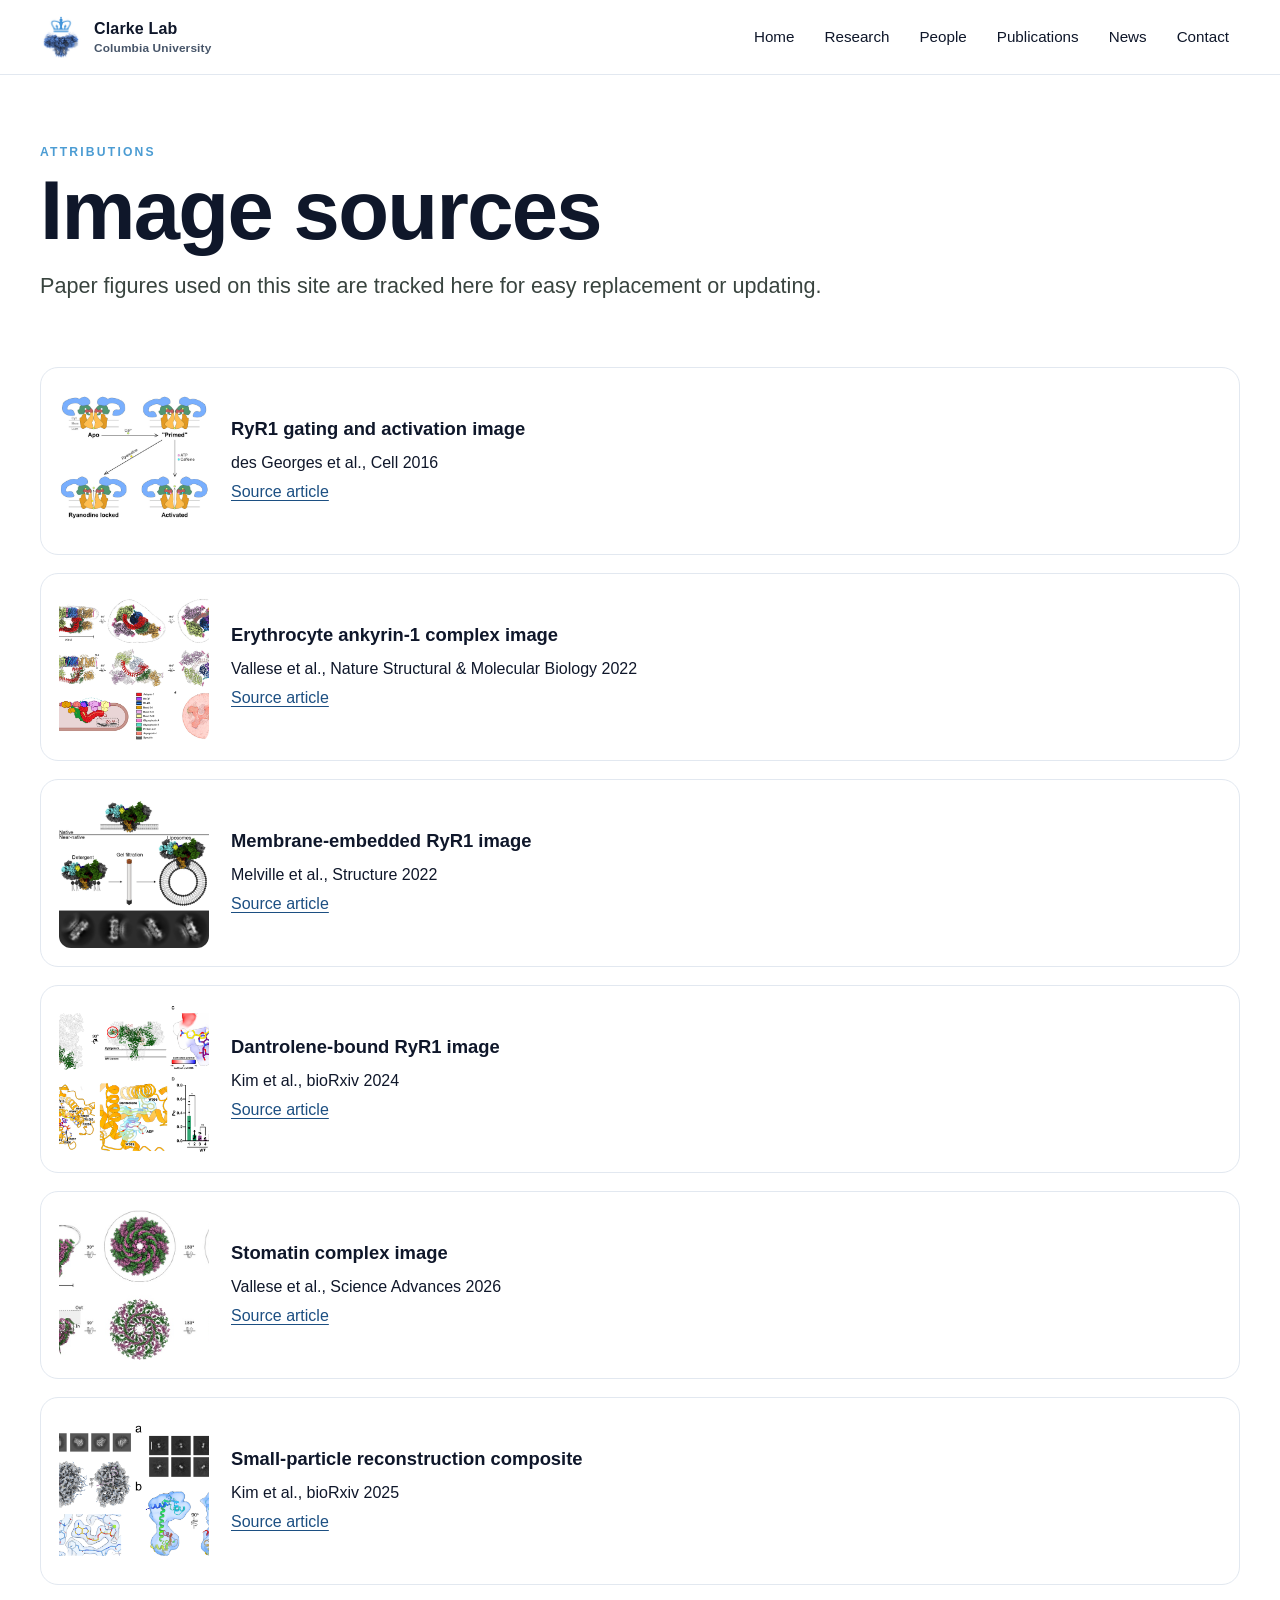
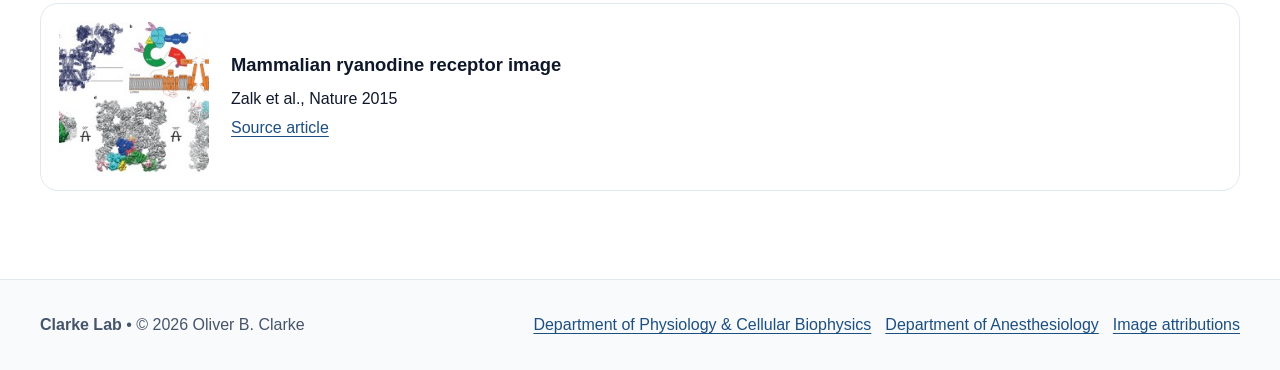
<file: attributions.html>
<!doctype html>
<html lang="en">
<head>
  <meta charset="utf-8">
  <meta name="viewport" content="width=device-width, initial-scale=1">
  <title>Image Attributions | Clarke Lab</title>
  <meta name="description" content="Structural biology of membrane proteins and native membrane assemblies by cryo-EM.">
  <meta property="og:title" content="Image Attributions | Clarke Lab">
  <meta property="og:description" content="Structural biology of membrane proteins and native membrane assemblies by cryo-EM.">
  <meta property="og:type" content="website">
  <meta property="og:url" content="https://olibclarke.github.io/attributions.html">
  <meta property="og:image" content="https://olibclarke.github.io/assets/img/papers/ryr1-gating-graphical-abstract.jpg">
  <link rel="icon" href="assets/img/logo_lab.png" type="image/png">
  <link rel="stylesheet" href="assets/css/styles.css">
</head>
<body>
<a class="skip-link" href="#main">Skip to content</a>
<header class="site-header">
  <div class="wrap nav-wrap">
    <a class="brand" href="index.html" aria-label="Clarke Lab home">
      <img src="assets/img/logo_lab.png" alt="" width="42" height="42">
      <span>Clarke Lab<small>Columbia University</small></span>
    </a>
    <button class="nav-toggle" type="button" aria-expanded="false" aria-controls="site-nav">Menu</button>
    <nav id="site-nav" class="nav-links" aria-label="Primary navigation">
      <a href="index.html">Home</a>
      <a href="research.html">Research</a>
      <a href="people.html">People</a>
      <a href="publications.html">Publications</a>
      <a href="news.html">News</a>
      <a href="contact.html">Contact</a>
    </nav>
  </div>
</header>
<main id="main">
  <section class="page-hero wrap compact">
    <p class="eyebrow">Attributions</p>
    <h1>Image sources</h1>
    <p class="lead">Paper figures used on this site are tracked here for easy replacement or updating.</p>
  </section>
  <section class="wrap attribution-list">
    <article class="attribution-row">
      <img src="assets/img/papers/ryr1-gating-graphical-abstract.jpg" alt="RyR1 gating and activation image thumbnail">
      <div><h2>RyR1 gating and activation image</h2><p>des Georges et al., Cell 2016</p><p><a href="https://pmc.ncbi.nlm.nih.gov/articles/PMC5142848/" target="_blank" rel="noopener noreferrer">Source article</a></p></div>
    </article>
    <article class="attribution-row">
      <img src="assets/img/papers/ankyrin-complex-figure1.png" alt="Erythrocyte ankyrin-1 complex image thumbnail">
      <div><h2>Erythrocyte ankyrin-1 complex image</h2><p>Vallese et al., Nature Structural &amp; Molecular Biology 2022</p><p><a href="https://pmc.ncbi.nlm.nih.gov/articles/PMC10373098/" target="_blank" rel="noopener noreferrer">Source article</a></p></div>
    </article>
    <article class="attribution-row">
      <img src="assets/img/papers/ryr1-liposomes-graphical-abstract.jpg" alt="Membrane-embedded RyR1 image thumbnail">
      <div><h2>Membrane-embedded RyR1 image</h2><p>Melville et al., Structure 2022</p><p><a href="https://pmc.ncbi.nlm.nih.gov/articles/PMC8741649/" target="_blank" rel="noopener noreferrer">Source article</a></p></div>
    </article>
    <article class="attribution-row">
      <img src="assets/img/papers/ry12-dantrolene-structure.png" alt="Dantrolene-bound RyR1 image thumbnail">
      <div><h2>Dantrolene-bound RyR1 image</h2><p>Kim et al., bioRxiv 2024</p><p><a href="https://pmc.ncbi.nlm.nih.gov/articles/PMC11526878/" target="_blank" rel="noopener noreferrer">Source article</a></p></div>
    </article>
    <article class="attribution-row">
      <img src="assets/img/papers/stomatin-complex-structure.jpg" alt="Stomatin complex image thumbnail">
      <div><h2>Stomatin complex image</h2><p>Vallese et al., Science Advances 2026</p><p><a href="https://pmc.ncbi.nlm.nih.gov/articles/PMC12407830/" target="_blank" rel="noopener noreferrer">Source article</a></p></div>
    </article>
    <article class="attribution-row">
      <img src="assets/img/papers/small-particle-composite.png" alt="Small-particle cryo-EM composite thumbnail">
      <div><h2>Small-particle reconstruction composite</h2><p>Kim et al., bioRxiv 2025</p><p><a href="https://doi.org/10.1101/2025.09.08.674935" target="_blank" rel="noopener noreferrer">Source article</a></p></div>
    </article>
    <article class="attribution-row">
      <img src="assets/img/papers/ryr1-nature2015-figure1.jpg" alt="Mammalian ryanodine receptor image thumbnail">
      <div><h2>Mammalian ryanodine receptor image</h2><p>Zalk et al., Nature 2015</p><p><a href="https://pmc.ncbi.nlm.nih.gov/articles/PMC4300236/" target="_blank" rel="noopener noreferrer">Source article</a></p></div>
    </article>
  </section>
</main>
<footer class="site-footer">
  <div class="wrap footer-wrap">
    <div>
      <strong>Clarke Lab</strong> &bull; &copy; <span data-year></span> Oliver B. Clarke
    </div>
    <div class="footer-links">
      <a href="https://physiology.columbia.edu/" target="_blank" rel="noopener noreferrer">Department of Physiology &amp; Cellular Biophysics</a>
      <a href="https://www.anesthesiology.cuimc.columbia.edu/" target="_blank" rel="noopener noreferrer">Department of Anesthesiology</a>
      <a href="attributions.html">Image attributions</a>
    </div>
  </div>
</footer>
<script src="assets/js/main.js"></script>
</body>
</html>
</file>
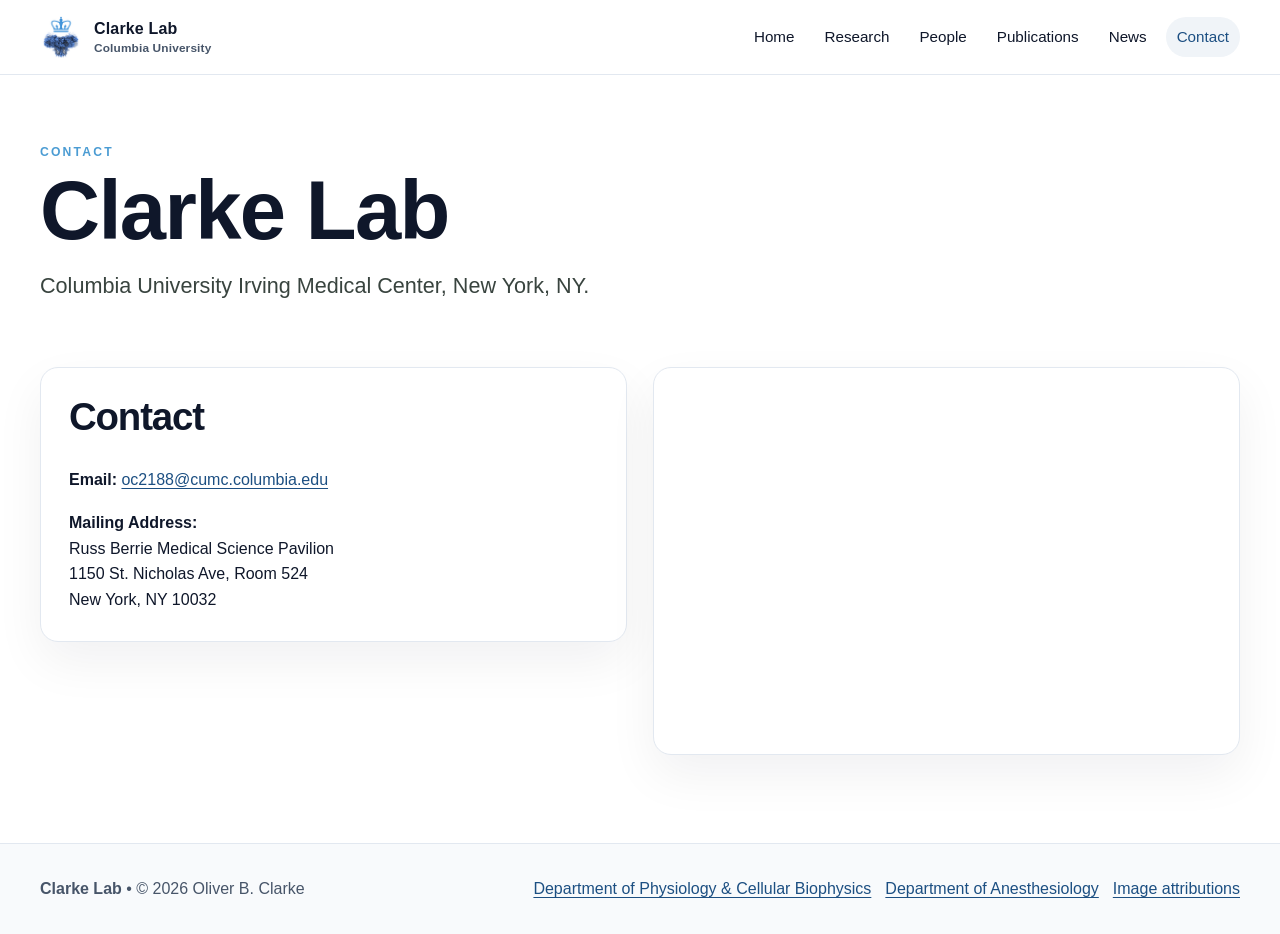
<file: contact.html>
<!doctype html>
<html lang="en">
<head>
  <meta charset="utf-8">
  <meta name="viewport" content="width=device-width, initial-scale=1">
  <title>Contact | Clarke Lab</title>
  <meta name="description" content="Structural biology of membrane proteins and native membrane assemblies by cryo-EM.">
  <meta property="og:title" content="Contact | Clarke Lab">
  <meta property="og:description" content="Structural biology of membrane proteins and native membrane assemblies by cryo-EM.">
  <meta property="og:type" content="website">
  <meta property="og:url" content="https://olibclarke.github.io/contact.html">
  <meta property="og:image" content="https://olibclarke.github.io/assets/img/papers/ryr1-gating-graphical-abstract.jpg">
  <link rel="icon" href="assets/img/logo_lab.png" type="image/png">
  <link rel="stylesheet" href="assets/css/styles.css">
</head>
<body>
<a class="skip-link" href="#main">Skip to content</a>
<header class="site-header">
  <div class="wrap nav-wrap">
    <a class="brand" href="index.html" aria-label="Clarke Lab home">
      <img src="assets/img/logo_lab.png" alt="" width="42" height="42">
      <span>Clarke Lab<small>Columbia University</small></span>
    </a>
    <button class="nav-toggle" type="button" aria-expanded="false" aria-controls="site-nav">Menu</button>
    <nav id="site-nav" class="nav-links" aria-label="Primary navigation">
      <a href="index.html">Home</a>
      <a href="research.html">Research</a>
      <a href="people.html">People</a>
      <a href="publications.html">Publications</a>
      <a href="news.html">News</a>
      <a href="contact.html" aria-current="page">Contact</a>
    </nav>
  </div>
</header>
<main id="main">
  <section class="page-hero wrap compact">
    <p class="eyebrow">Contact</p>
    <h1>Clarke Lab</h1>
    <p class="lead">Columbia University Irving Medical Center, New York, NY.</p>
  </section>

  <section class="wrap contact-grid">
    <article class="contact-card" style="display: flex; flex-direction: column; gap: 18px; align-self: start;">
      <h2>Contact</h2>
      
      <p style="margin: 0; line-height: 1.6;">
        <strong>Email:</strong> <a href="mailto:oc2188@cumc.columbia.edu">oc2188@cumc.columbia.edu</a>
      </p>
      

      <p style="margin: 0; line-height: 1.6; color: var(--ink);">
        <strong>Mailing Address:</strong><br>
        Russ Berrie Medical Science Pavilion<br>
        1150 St. Nicholas Ave, Room 524<br>
        New York, NY 10032
      </p>
    </article>
    
    <div style="width: 100%; height: 100%; min-height: 380px;">
      <iframe 
        src="https://maps.google.com/maps?q=Russ+Berrie+Medical+Science+Pavilion%2C+1150+St+Nicholas+Ave%2C+Room+524%2C+New+York%2C+NY+10032&t=&z=16&ie=UTF8&iwloc=&output=embed" 
        width="100%" 
        height="100%" 
        style="border: 1px solid var(--line); border-radius: var(--radius); box-shadow: var(--shadow); min-height: 380px; background: var(--paper);" 
        allowfullscreen="" 
        loading="lazy" 
        referrerpolicy="no-referrer-when-downgrade">
      </iframe>
    </div>
  </section>
</main>
<footer class="site-footer">
  <div class="wrap footer-wrap">
    <div>
      <strong>Clarke Lab</strong> &bull; &copy; <span data-year></span> Oliver B. Clarke
    </div>
    <div class="footer-links">
      <a href="https://physiology.columbia.edu/" target="_blank" rel="noopener noreferrer">Department of Physiology &amp; Cellular Biophysics</a>
      <a href="https://www.anesthesiology.cuimc.columbia.edu/" target="_blank" rel="noopener noreferrer">Department of Anesthesiology</a>
      <a href="attributions.html">Image attributions</a>
    </div>
  </div>
</footer>
<script src="assets/js/main.js"></script>
</body>
</html>
</file>
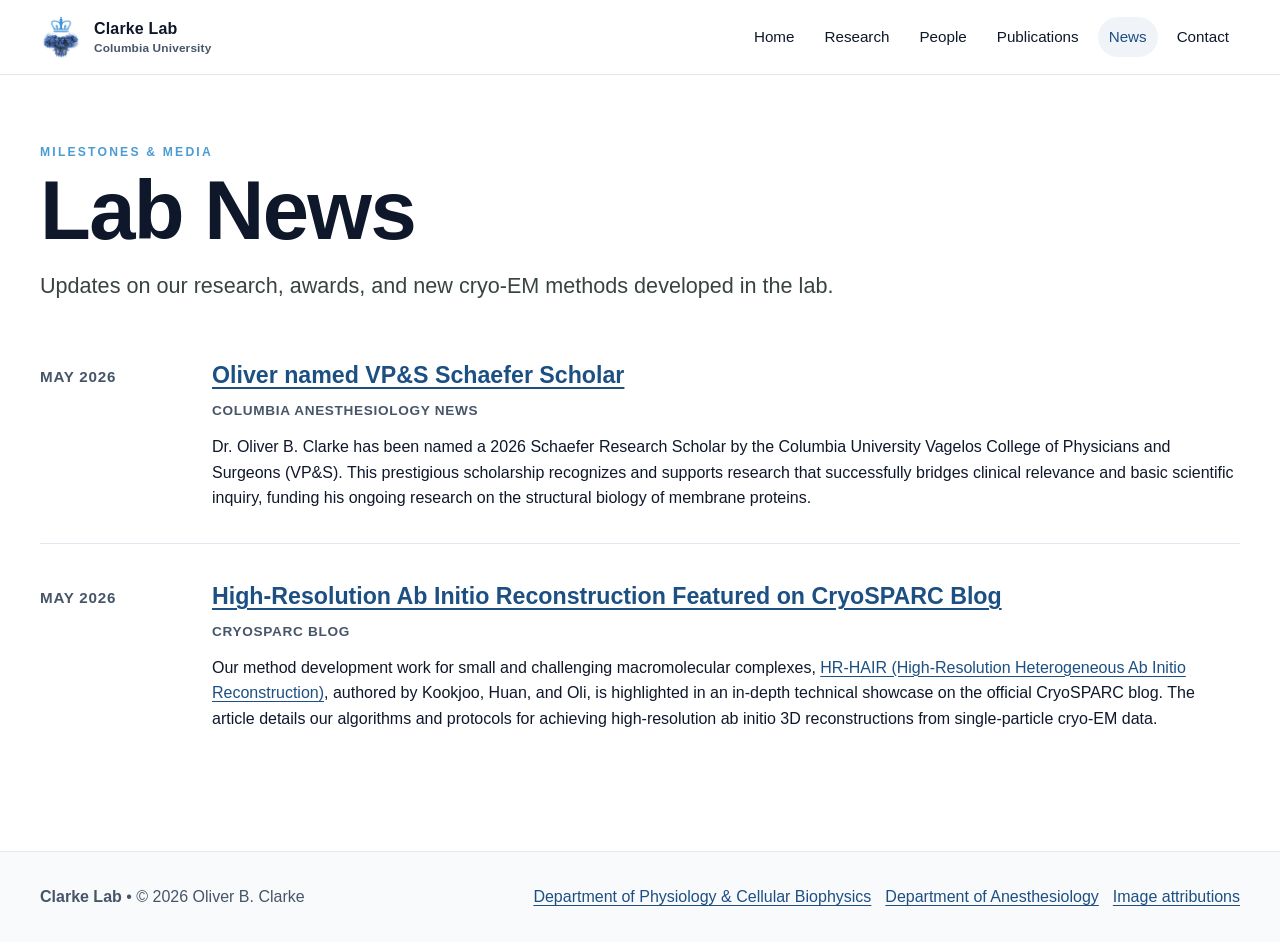
<file: news.html>
<!doctype html>
<html lang="en">
<head>
  <meta charset="utf-8">
  <meta name="viewport" content="width=device-width, initial-scale=1">
  <title>News | Clarke Lab</title>
  <meta name="description" content="News, announcements, and media coverage featuring the research and members of the Clarke Lab.">
  <meta property="og:title" content="News | Clarke Lab">
  <meta property="og:description" content="News, announcements, and media coverage featuring the research and members of the Clarke Lab.">
  <meta property="og:type" content="website">
  <meta property="og:url" content="https://olibclarke.github.io/news.html">
  <meta property="og:image" content="https://olibclarke.github.io/assets/img/papers/ankyrin-complex-figure1-thumb.png">
  <link rel="icon" href="assets/img/logo_lab.png" type="image/png">
  <link rel="stylesheet" href="assets/css/styles.css">
</head>
<body>
<a class="skip-link" href="#main">Skip to content</a>
<header class="site-header">
  <div class="wrap nav-wrap">
    <a class="brand" href="index.html" aria-label="Clarke Lab home">
      <img src="assets/img/logo_lab.png" alt="" width="42" height="42">
      <span>Clarke Lab<small>Columbia University</small></span>
    </a>
    <button class="nav-toggle" type="button" aria-expanded="false" aria-controls="site-nav">Menu</button>
    <nav id="site-nav" class="nav-links" aria-label="Primary navigation">
      <a href="index.html">Home</a>
      <a href="research.html">Research</a>
      <a href="people.html">People</a>
      <a href="publications.html">Publications</a>
      <a href="news.html" aria-current="page">News</a>
      <a href="contact.html">Contact</a>
    </nav>
  </div>
</header>
<main id="main">
  <section class="page-hero wrap compact">
    <p class="eyebrow">Milestones &amp; Media</p>
    <h1>Lab News</h1>
    <p class="lead">Updates on our research, awards, and new cryo-EM methods developed in the lab.</p>
  </section>

  <section class="wrap news-list">
    <article class="news-item">
      <div class="news-date">May 2026</div>
      <div class="news-content">
        <h2><a href="https://www.anesthesiology.cuimc.columbia.edu/news/faculty-researcher-named-vp-s-schaefer-scholar" target="_blank" rel="noopener noreferrer">Oliver named VP&amp;S Schaefer Scholar</a></h2>
        <p class="news-source">Columbia Anesthesiology News</p>
        <p class="news-text">Dr. Oliver B. Clarke has been named a 2026 Schaefer Research Scholar by the Columbia University Vagelos College of Physicians and Surgeons (VP&amp;S). This prestigious scholarship recognizes and supports research that successfully bridges clinical relevance and basic scientific inquiry, funding his ongoing research on the structural biology of membrane proteins.</p>
      </div>
    </article>

    <article class="news-item">
      <div class="news-date">May 2026</div>
      <div class="news-content">
        <h2><a href="https://cryosparc.com/blog/high-resolution-ab-initio-reconstruction" target="_blank" rel="noopener noreferrer">High-Resolution Ab Initio Reconstruction Featured on CryoSPARC Blog</a></h2>
        <p class="news-source">CryoSPARC Blog</p>
        <p class="news-text">Our method development work for small and challenging macromolecular complexes, <a href="https://www.biorxiv.org/content/10.1101/2025.09.08.674935v1" target="_blank" rel="noopener noreferrer">HR-HAIR (High-Resolution Heterogeneous Ab Initio Reconstruction)</a>, authored by Kookjoo, Huan, and Oli, is highlighted in an in-depth technical showcase on the official CryoSPARC blog. The article details our algorithms and protocols for achieving high-resolution ab initio 3D reconstructions from single-particle cryo-EM data.</p>
      </div>
    </article>
  </section>
</main>
<footer class="site-footer">
  <div class="wrap footer-wrap">
    <div>
      <strong>Clarke Lab</strong> &bull; &copy; <span data-year></span> Oliver B. Clarke
    </div>
    <div class="footer-links">
      <a href="https://physiology.columbia.edu/" target="_blank" rel="noopener noreferrer">Department of Physiology &amp; Cellular Biophysics</a>
      <a href="https://www.anesthesiology.cuimc.columbia.edu/" target="_blank" rel="noopener noreferrer">Department of Anesthesiology</a>
      <a href="attributions.html">Image attributions</a>
    </div>
  </div>
</footer>
<script src="assets/js/main.js"></script>
</body>
</html>
</file>
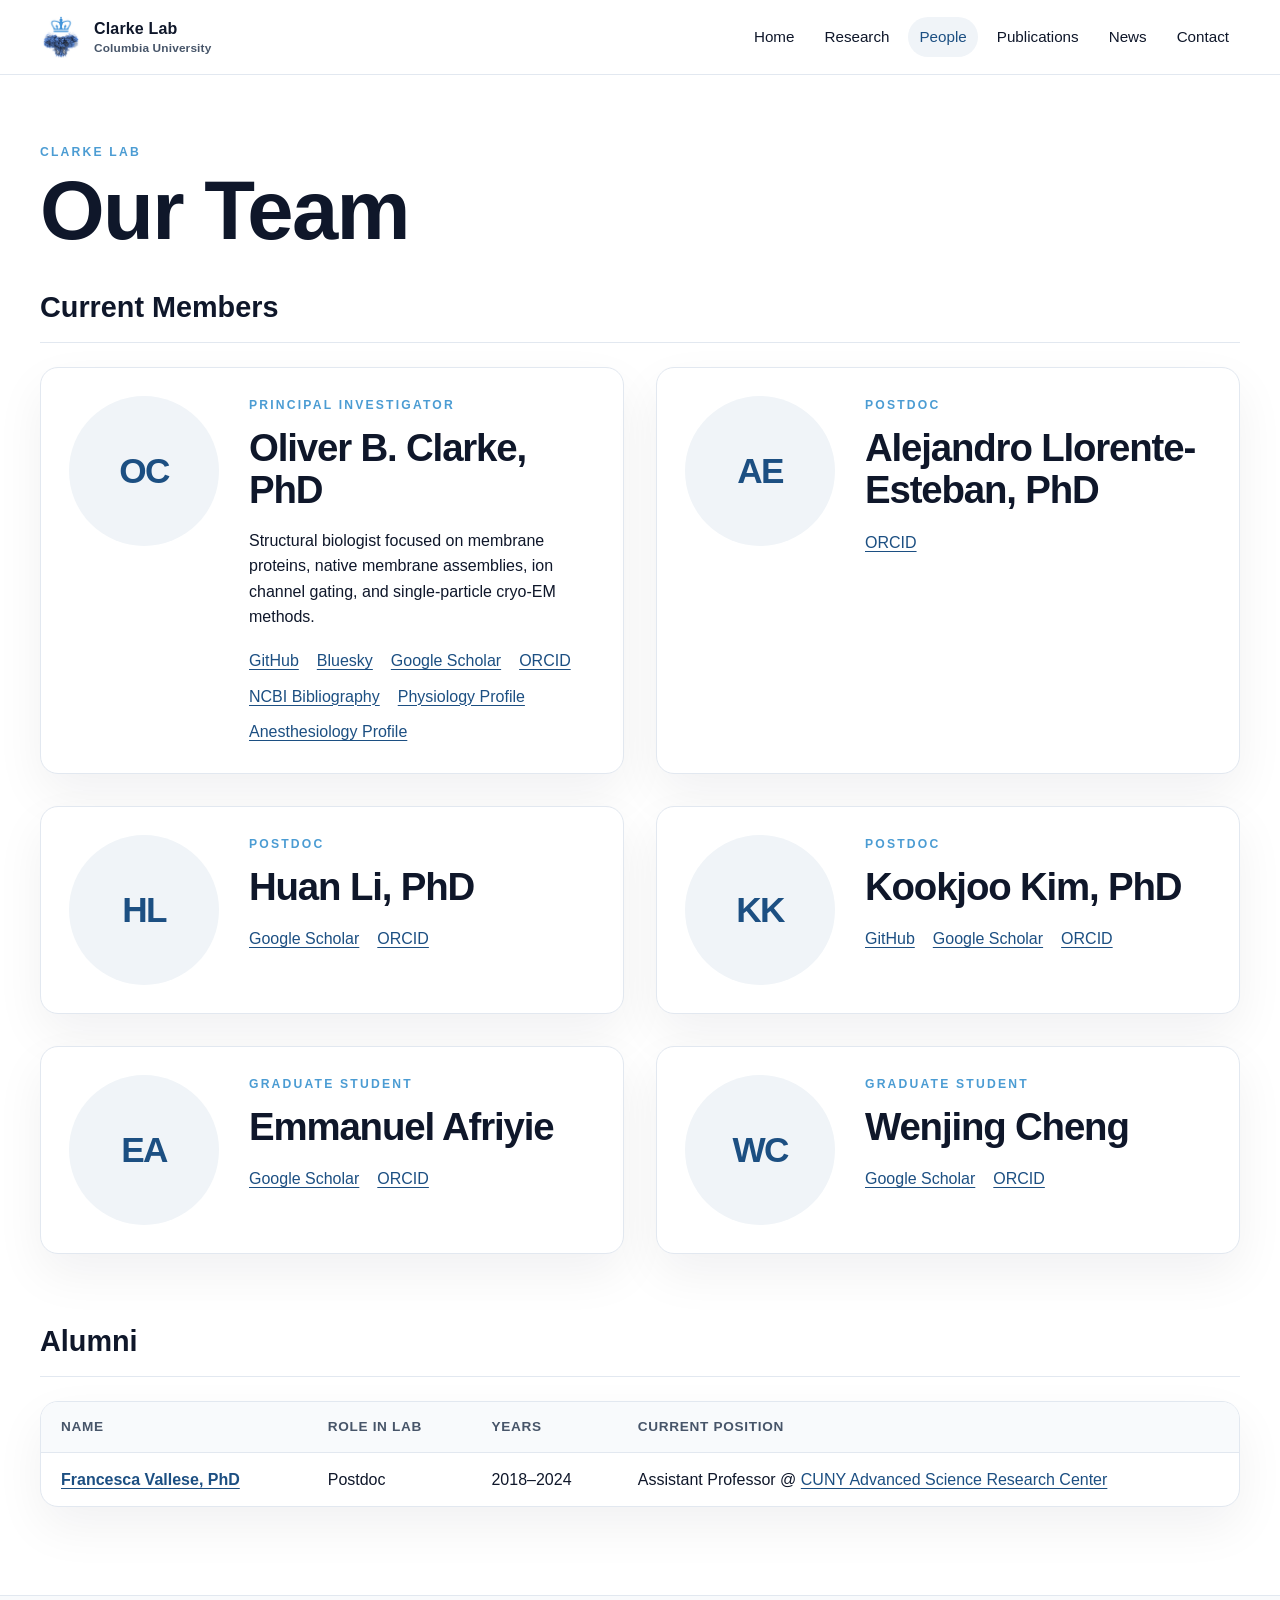
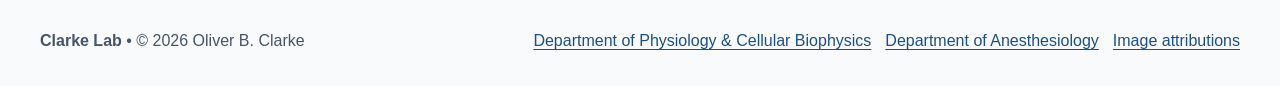
<file: people.html>
<!doctype html>
<html lang="en">
<head>
  <meta charset="utf-8">
  <meta name="viewport" content="width=device-width, initial-scale=1">
  <title>People | Clarke Lab</title>
  <meta name="description" content="Structural biology of membrane proteins and native membrane assemblies by cryo-EM.">
  <meta property="og:title" content="People | Clarke Lab">
  <meta property="og:description" content="Structural biology of membrane proteins and native membrane assemblies by cryo-EM.">
  <meta property="og:type" content="website">
  <meta property="og:url" content="https://olibclarke.github.io/people.html">
  <meta property="og:image" content="https://olibclarke.github.io/assets/img/papers/ryr1-gating-graphical-abstract.jpg">
  <link rel="icon" href="assets/img/logo_lab.png" type="image/png">
  <link rel="stylesheet" href="assets/css/styles.css">
</head>
<body>
<a class="skip-link" href="#main">Skip to content</a>
<header class="site-header">
  <div class="wrap nav-wrap">
    <a class="brand" href="index.html" aria-label="Clarke Lab home">
      <img src="assets/img/logo_lab.png" alt="" width="42" height="42">
      <span>Clarke Lab<small>Columbia University</small></span>
    </a>
    <button class="nav-toggle" type="button" aria-expanded="false" aria-controls="site-nav">Menu</button>
    <nav id="site-nav" class="nav-links" aria-label="Primary navigation">
      <a href="index.html">Home</a>
      <a href="research.html">Research</a>
      <a href="people.html" aria-current="page">People</a>
      <a href="publications.html">Publications</a>
      <a href="news.html">News</a>
      <a href="contact.html">Contact</a>
    </nav>
  </div>
</header>
<main id="main">
  <section class="page-hero wrap compact">
    <p class="eyebrow">Clarke Lab</p>
    <h1>Our Team</h1>
  </section>

  <section class="wrap people-section">
    <h2 class="people-heading">Current Members</h2>
    <div class="people-grid">
      <article class="person-card">
        <div class="portrait-placeholder" aria-hidden="true">OC</div>
        <div>
          <p class="eyebrow">Principal Investigator</p>
          <h2>Oliver B. Clarke, PhD</h2>
          <p>Structural biologist focused on membrane proteins, native membrane assemblies, ion channel gating, and single-particle cryo-EM methods.</p>
          <ul class="inline-links">
            <li><a href="https://github.com/olibclarke" target="_blank" rel="noopener noreferrer">GitHub</a></li>
            <li><a href="https://bsky.app/profile/olibclarke.bsky.social" target="_blank" rel="noopener noreferrer">Bluesky</a></li>
            <li><a href="https://scholar.google.com/citations?hl=en&user=eJbnxVgAAAAJ" target="_blank" rel="noopener noreferrer">Google Scholar</a></li>
            <li><a href="https://orcid.org/0000-0003-1876-196X" target="_blank" rel="noopener noreferrer">ORCID</a></li>
            <li><a href="https://www.ncbi.nlm.nih.gov/myncbi/1Nur6sw6gnmkw/bibliography/public/" target="_blank" rel="noopener noreferrer">NCBI Bibliography</a></li>
            <li><a href="https://www.physiology.columbia.edu/Clarke.html" target="_blank" rel="noopener noreferrer">Physiology Profile</a></li>
            <li><a href="https://www.anesthesiology.cuimc.columbia.edu/profile/oliver-clarke-phd" target="_blank" rel="noopener noreferrer">Anesthesiology Profile</a></li>
          </ul>
        </div>
      </article>

      <article class="person-card">
        <div class="portrait-placeholder" aria-hidden="true">AE</div>
        <div>
          <p class="eyebrow">Postdoc</p>
          <h2>Alejandro Llorente-Esteban, PhD</h2>
          <ul class="inline-links">
            <li><a href="https://orcid.org" target="_blank" rel="noopener noreferrer">ORCID</a></li>
          </ul>
        </div>
      </article>

      <article class="person-card">
        <div class="portrait-placeholder" aria-hidden="true">HL</div>
        <div>
          <p class="eyebrow">Postdoc</p>
          <h2>Huan Li, PhD</h2>
          <ul class="inline-links">
            <li><a href="https://scholar.google.com/citations?user=jm8DucoAAAAJ&hl=en" target="_blank" rel="noopener noreferrer">Google Scholar</a></li>
            <li><a href="https://orcid.org/0000-0001-6518-8591" target="_blank" rel="noopener noreferrer">ORCID</a></li>
          </ul>
        </div>
      </article>

      <article class="person-card">
        <div class="portrait-placeholder" aria-hidden="true">KK</div>
        <div>
          <p class="eyebrow">Postdoc</p>
          <h2>Kookjoo Kim, PhD</h2>
          <ul class="inline-links">
            <li><a href="https://github.com/kookjookeem" target="_blank" rel="noopener noreferrer">GitHub</a></li>
            <li><a href="https://scholar.google.com/citations?user=ss5uSwQAAAAJ&hl=en" target="_blank" rel="noopener noreferrer">Google Scholar</a></li>
            <li><a href="https://orcid.org/0000-0001-9915-0145" target="_blank" rel="noopener noreferrer">ORCID</a></li>
          </ul>
        </div>
      </article>

      <article class="person-card">
        <div class="portrait-placeholder" aria-hidden="true">EA</div>
        <div>
          <p class="eyebrow">Graduate Student</p>
          <h2>Emmanuel Afriyie</h2>
          <ul class="inline-links">
            <li><a href="https://scholar.google.com/citations?user=TqbcRSkAAAAJ&hl=en" target="_blank" rel="noopener noreferrer">Google Scholar</a></li>
            <li><a href="https://orcid.org" target="_blank" rel="noopener noreferrer">ORCID</a></li>
          </ul>
        </div>
      </article>

      <article class="person-card">
        <div class="portrait-placeholder" aria-hidden="true">WC</div>
        <div>
          <p class="eyebrow">Graduate Student</p>
          <h2>Wenjing Cheng</h2>
          <ul class="inline-links">
            <li><a href="https://scholar.google.com/citations?user=nh9K_zIAAAAJ&hl=en" target="_blank" rel="noopener noreferrer">Google Scholar</a></li>
            <li><a href="https://orcid.org" target="_blank" rel="noopener noreferrer">ORCID</a></li>
          </ul>
        </div>
      </article>
    </div>
  </section>

  <section class="wrap people-section" style="margin-top: 64px; margin-bottom: 88px;">
    <h2 class="people-heading">Alumni</h2>
    <div class="alumni-table-container">
      <table class="alumni-table">
        <thead>
          <tr>
            <th>Name</th>
            <th>Role in Lab</th>
            <th>Years</th>
            <th>Current Position</th>
          </tr>
        </thead>
        <tbody>
          <tr>
            <td><a href="https://www.valleselab.com/" target="_blank" rel="noopener noreferrer"><strong>Francesca Vallese, PhD</strong></a></td>
            <td>Postdoc</td>
            <td>2018–2024</td>
            <td>Assistant Professor @ <a href="https://www.ccny.cuny.edu/profiles/francesca-vallese" target="_blank" rel="noopener noreferrer">CUNY Advanced Science Research Center</a></td>
          </tr>
        </tbody>
      </table>
    </div>
  </section>
</main>
<footer class="site-footer">
  <div class="wrap footer-wrap">
    <div>
      <strong>Clarke Lab</strong> &bull; &copy; <span data-year></span> Oliver B. Clarke
    </div>
    <div class="footer-links">
      <a href="https://physiology.columbia.edu/" target="_blank" rel="noopener noreferrer">Department of Physiology &amp; Cellular Biophysics</a>
      <a href="https://www.anesthesiology.cuimc.columbia.edu/" target="_blank" rel="noopener noreferrer">Department of Anesthesiology</a>
      <a href="attributions.html">Image attributions</a>
    </div>
  </div>
</footer>
<script src="assets/js/main.js"></script>
</body>
</html>
</file>
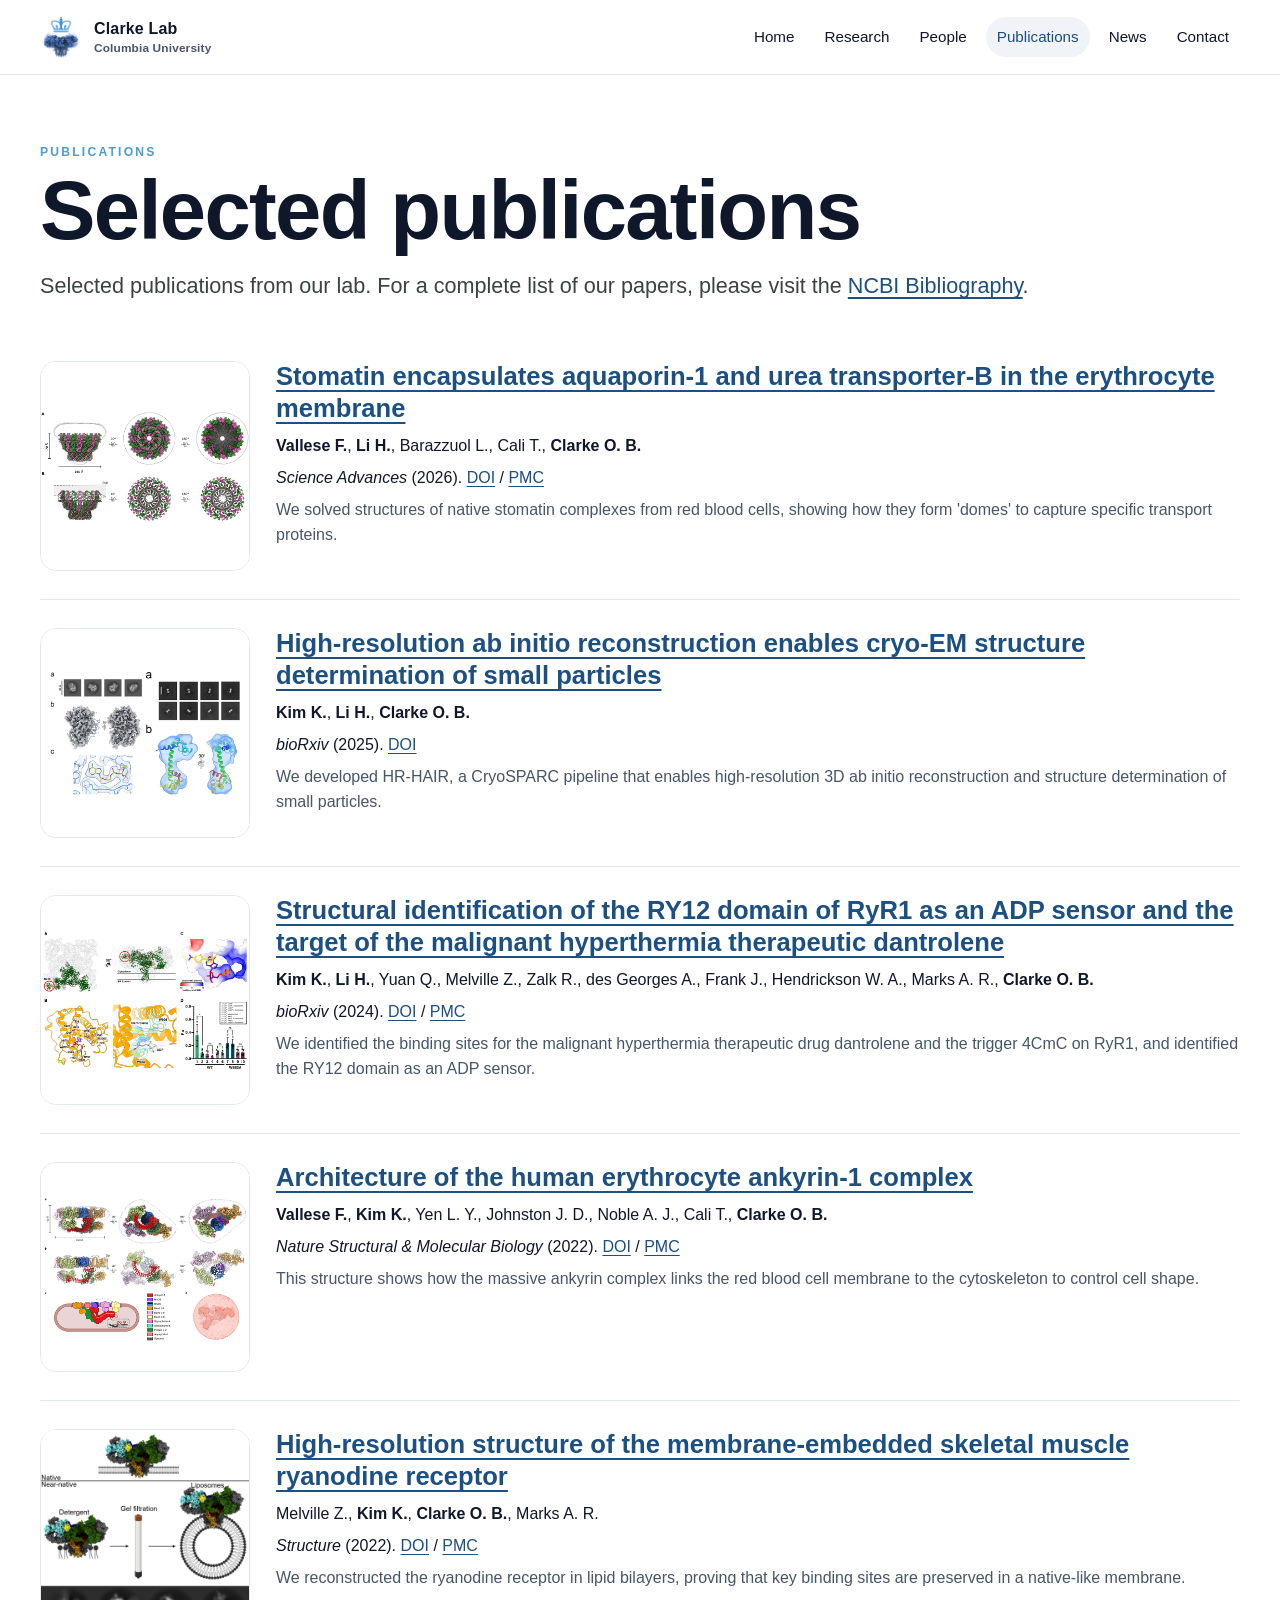
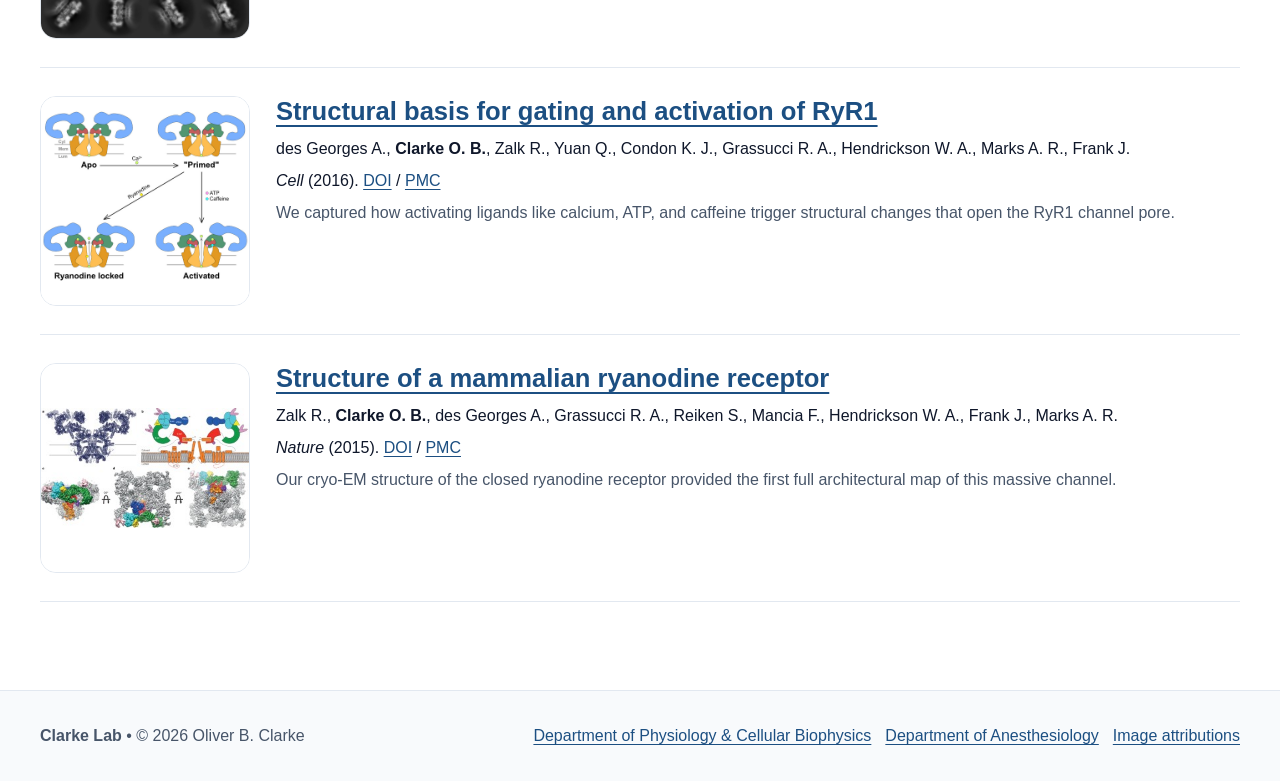
<file: publications.html>
<!doctype html>
<html lang="en">
<head>
  <meta charset="utf-8">
  <meta name="viewport" content="width=device-width, initial-scale=1">
  <title>Selected Publications | Clarke Lab</title>
  <meta name="description" content="Structural biology of membrane proteins and native membrane assemblies by cryo-EM.">
  <meta property="og:title" content="Selected Publications | Clarke Lab">
  <meta property="og:description" content="Structural biology of membrane proteins and native membrane assemblies by cryo-EM.">
  <meta property="og:type" content="website">
  <meta property="og:url" content="https://olibclarke.github.io/publications.html">
  <meta property="og:image" content="https://olibclarke.github.io/assets/img/papers/ryr1-gating-graphical-abstract.jpg">
  <link rel="icon" href="assets/img/logo_lab.png" type="image/png">
  <link rel="stylesheet" href="assets/css/styles.css">
</head>
<body>
<a class="skip-link" href="#main">Skip to content</a>
<header class="site-header">
  <div class="wrap nav-wrap">
    <a class="brand" href="index.html" aria-label="Clarke Lab home">
      <img src="assets/img/logo_lab.png" alt="" width="42" height="42">
      <span>Clarke Lab<small>Columbia University</small></span>
    </a>
    <button class="nav-toggle" type="button" aria-expanded="false" aria-controls="site-nav">Menu</button>
    <nav id="site-nav" class="nav-links" aria-label="Primary navigation">
      <a href="index.html">Home</a>
      <a href="research.html">Research</a>
      <a href="people.html">People</a>
      <a href="publications.html" aria-current="page">Publications</a>
      <a href="news.html">News</a>
      <a href="contact.html">Contact</a>
    </nav>
  </div>
</header>
<main id="main">
  <section class="page-hero wrap compact">
    <p class="eyebrow">Publications</p>
    <h1>Selected publications</h1>
    <p class="lead">Selected publications from our lab. For a complete list of our papers, please visit the <a href="https://www.ncbi.nlm.nih.gov/myncbi/1Nur6sw6gnmkw/bibliography/public/" target="_blank" rel="noopener noreferrer">NCBI Bibliography</a>.</p>
  </section>

  <section class="wrap pub-list">
    <article class="publication" id="stomatin-2026">
      <a href="https://doi.org/10.1126/sciadv.aec1721" class="pub-thumb" target="_blank" rel="noopener noreferrer" aria-label="Open publication: Stomatin encapsulates aquaporin-1 and urea transporter-B in the erythrocyte membrane"><img src="assets/img/papers/stomatin-complex-structure.jpg" alt="Figure showing Stomatin encapsulating AQP1 and UT-B."></a>
      <div class="pub-copy">
        <h2><a href="https://doi.org/10.1126/sciadv.aec1721" target="_blank" rel="noopener noreferrer">Stomatin encapsulates aquaporin-1 and urea transporter-B in the erythrocyte membrane</a></h2>
        <p><strong>Vallese F.</strong>, <strong>Li H.</strong>, Barazzuol L., Cali T., <strong>Clarke O. B.</strong></p>
        <p><em>Science Advances</em> (2026). <a href="https://doi.org/10.1126/sciadv.aec1721" target="_blank" rel="noopener noreferrer">DOI</a> / <a href="https://pmc.ncbi.nlm.nih.gov/articles/PMC12407830/" target="_blank" rel="noopener noreferrer">PMC</a></p>
        <p class="muted">We solved structures of native stomatin complexes from red blood cells, showing how they form 'domes' to capture specific transport proteins.</p>
      </div>
    </article>
    <article class="publication" id="hr-hair-2025">
      <a href="https://www.biorxiv.org/content/10.1101/2025.09.08.674935v1" class="pub-thumb" target="_blank" rel="noopener noreferrer" aria-label="Open publication: High-resolution ab initio reconstruction enables cryo-EM structure determination of small particles"><img src="assets/img/papers/small-particle-composite-thumb.png" alt="Figure associated with High-resolution ab initio reconstruction enables cryo-EM structure determination of small particles."></a>
      <div class="pub-copy">
        <h2><a href="https://www.biorxiv.org/content/10.1101/2025.09.08.674935v1" target="_blank" rel="noopener noreferrer">High-resolution ab initio reconstruction enables cryo-EM structure determination of small particles</a></h2>
        <p><strong>Kim K.</strong>, <strong>Li H.</strong>, <strong>Clarke O. B.</strong></p>
        <p><em>bioRxiv</em> (2025). <a href="https://doi.org/10.1101/2025.09.08.674935v1" target="_blank" rel="noopener noreferrer">DOI</a></p>
        <p class="muted">We developed HR-HAIR, a CryoSPARC pipeline that enables high-resolution 3D ab initio reconstruction and structure determination of small particles.</p>
      </div>
    </article>
    <article class="publication" id="ry12-2024">
      <a href="https://doi.org/10.1101/2024.10.21.619409" class="pub-thumb" target="_blank" rel="noopener noreferrer" aria-label="Open publication: Structural identification of the RY12 domain of RyR1 as an ADP sensor and the target of the malignant hyperthermia therapeutic dantrolene"><img src="assets/img/papers/ry12-dantrolene-structure.png" alt="Figure showing RyR1 RY12 domain bound to dantrolene."></a>
      <div class="pub-copy">
        <h2><a href="https://doi.org/10.1101/2024.10.21.619409" target="_blank" rel="noopener noreferrer">Structural identification of the RY12 domain of RyR1 as an ADP sensor and the target of the malignant hyperthermia therapeutic dantrolene</a></h2>
        <p><strong>Kim K.</strong>, <strong>Li H.</strong>, Yuan Q., Melville Z., Zalk R., des Georges A., Frank J., Hendrickson W. A., Marks A. R., <strong>Clarke O. B.</strong></p>
        <p><em>bioRxiv</em> (2024). <a href="https://doi.org/10.1101/2024.10.21.619409" target="_blank" rel="noopener noreferrer">DOI</a> / <a href="https://pmc.ncbi.nlm.nih.gov/articles/PMC11526878/" target="_blank" rel="noopener noreferrer">PMC</a></p>
        <p class="muted">We identified the binding sites for the malignant hyperthermia therapeutic drug dantrolene and the trigger 4CmC on RyR1, and identified the RY12 domain as an ADP sensor.</p>
      </div>
    </article>
    <article class="publication" id="ankyrin-2022">
      <a href="https://doi.org/10.1038/s41594-022-00792-w" class="pub-thumb" target="_blank" rel="noopener noreferrer" aria-label="Open publication: Architecture of the human erythrocyte ankyrin-1 complex"><img src="assets/img/papers/ankyrin-complex-figure1.png" alt="Figure associated with Architecture of the human erythrocyte ankyrin-1 complex."></a>
      <div class="pub-copy">
        <h2><a href="https://doi.org/10.1038/s41594-022-00792-w" target="_blank" rel="noopener noreferrer">Architecture of the human erythrocyte ankyrin-1 complex</a></h2>
        <p><strong>Vallese F.</strong>, <strong>Kim K.</strong>, Yen L. Y., Johnston J. D., Noble A. J., Cali T., <strong>Clarke O. B.</strong></p>
        <p><em>Nature Structural &amp; Molecular Biology</em> (2022). <a href="https://doi.org/10.1038/s41594-022-00792-w" target="_blank" rel="noopener noreferrer">DOI</a> / <a href="https://pmc.ncbi.nlm.nih.gov/articles/PMC10373098/" target="_blank" rel="noopener noreferrer">PMC</a></p>
        <p class="muted">This structure shows how the massive ankyrin complex links the red blood cell membrane to the cytoskeleton to control cell shape.</p>
      </div>
    </article>
    <article class="publication" id="ryr1-membrane-2022">
      <a href="https://doi.org/10.1016/j.str.2021.08.001" class="pub-thumb" target="_blank" rel="noopener noreferrer" aria-label="Open publication: High-resolution structure of the membrane-embedded skeletal muscle ryanodine receptor"><img src="assets/img/papers/ryr1-liposomes-graphical-abstract.jpg" alt="Figure associated with High-resolution structure of the membrane-embedded skeletal muscle ryanodine receptor."></a>
      <div class="pub-copy">
        <h2><a href="https://doi.org/10.1016/j.str.2021.08.001" target="_blank" rel="noopener noreferrer">High-resolution structure of the membrane-embedded skeletal muscle ryanodine receptor</a></h2>
        <p>Melville Z., <strong>Kim K.</strong>, <strong>Clarke O. B.</strong>, Marks A. R.</p>
        <p><em>Structure</em> (2022). <a href="https://doi.org/10.1016/j.str.2021.08.001" target="_blank" rel="noopener noreferrer">DOI</a> / <a href="https://pmc.ncbi.nlm.nih.gov/articles/PMC8741649/" target="_blank" rel="noopener noreferrer">PMC</a></p>
        <p class="muted">We reconstructed the ryanodine receptor in lipid bilayers, proving that key binding sites are preserved in a native-like membrane.</p>
      </div>
    </article>
    <article class="publication" id="ryr1-2016">
      <a href="https://doi.org/10.1016/j.cell.2016.08.075" class="pub-thumb" target="_blank" rel="noopener noreferrer" aria-label="Open publication: Structural basis for gating and activation of RyR1"><img src="assets/img/papers/ryr1-gating-graphical-abstract.jpg" alt="Figure associated with Structural basis for gating and activation of RyR1."></a>
      <div class="pub-copy">
        <h2><a href="https://doi.org/10.1016/j.cell.2016.08.075" target="_blank" rel="noopener noreferrer">Structural basis for gating and activation of RyR1</a></h2>
        <p>des Georges A., <strong>Clarke O. B.</strong>, Zalk R., Yuan Q., Condon K. J., Grassucci R. A., Hendrickson W. A., Marks A. R., Frank J.</p>
        <p><em>Cell</em> (2016). <a href="https://doi.org/10.1016/j.cell.2016.08.075" target="_blank" rel="noopener noreferrer">DOI</a> / <a href="https://pmc.ncbi.nlm.nih.gov/articles/PMC5142848/" target="_blank" rel="noopener noreferrer">PMC</a></p>
        <p class="muted">We captured how activating ligands like calcium, ATP, and caffeine trigger structural changes that open the RyR1 channel pore.</p>
      </div>
    </article>
    <article class="publication" id="ryr1-2015">
      <a href="https://doi.org/10.1038/nature13950" class="pub-thumb" target="_blank" rel="noopener noreferrer" aria-label="Open publication: Structure of a mammalian ryanodine receptor"><img src="assets/img/papers/ryr1-nature2015-figure1.jpg" alt="Figure associated with Structure of a mammalian ryanodine receptor."></a>
      <div class="pub-copy">
        <h2><a href="https://doi.org/10.1038/nature13950" target="_blank" rel="noopener noreferrer">Structure of a mammalian ryanodine receptor</a></h2>
        <p>Zalk R., <strong>Clarke O. B.</strong>, des Georges A., Grassucci R. A., Reiken S., Mancia F., Hendrickson W. A., Frank J., Marks A. R.</p>
        <p><em>Nature</em> (2015). <a href="https://doi.org/10.1038/nature13950" target="_blank" rel="noopener noreferrer">DOI</a> / <a href="https://pmc.ncbi.nlm.nih.gov/articles/PMC4300236/" target="_blank" rel="noopener noreferrer">PMC</a></p>
        <p class="muted">Our cryo-EM structure of the closed ryanodine receptor provided the first full architectural map of this massive channel.</p>
      </div>
    </article>
  </section>
</main>
<footer class="site-footer">
  <div class="wrap footer-wrap">
    <div>
      <strong>Clarke Lab</strong> &bull; &copy; <span data-year></span> Oliver B. Clarke
    </div>
    <div class="footer-links">
      <a href="https://physiology.columbia.edu/" target="_blank" rel="noopener noreferrer">Department of Physiology &amp; Cellular Biophysics</a>
      <a href="https://www.anesthesiology.cuimc.columbia.edu/" target="_blank" rel="noopener noreferrer">Department of Anesthesiology</a>
      <a href="attributions.html">Image attributions</a>
    </div>
  </div>
</footer>
<script src="assets/js/main.js"></script>
</body>
</html>
</file>
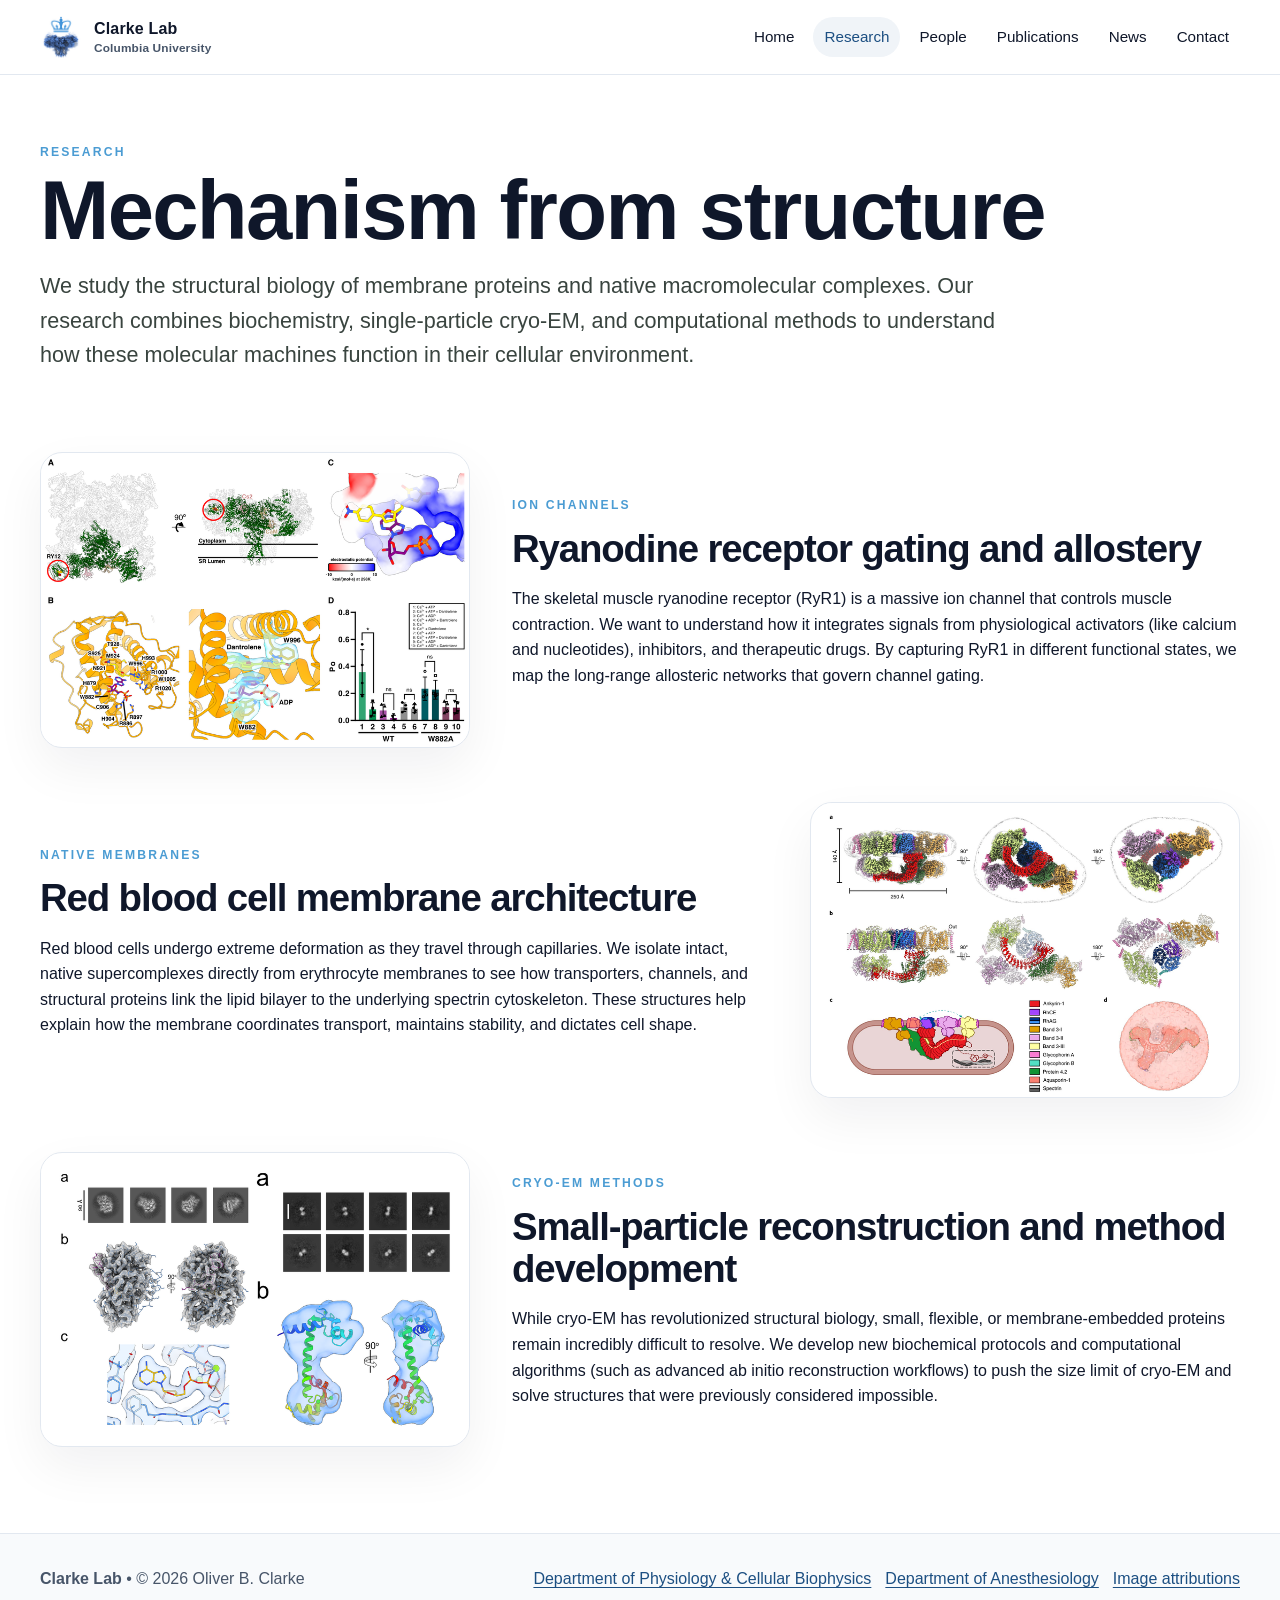
<file: research.html>
<!doctype html>
<html lang="en">
<head>
  <meta charset="utf-8">
  <meta name="viewport" content="width=device-width, initial-scale=1">
  <title>Research | Clarke Lab</title>
  <meta name="description" content="Structural biology of membrane proteins and native membrane assemblies by cryo-EM.">
  <meta property="og:title" content="Research | Clarke Lab">
  <meta property="og:description" content="Structural biology of membrane proteins and native membrane assemblies by cryo-EM.">
  <meta property="og:type" content="website">
  <meta property="og:url" content="https://olibclarke.github.io/research.html">
  <meta property="og:image" content="https://olibclarke.github.io/assets/img/papers/ryr1-gating-graphical-abstract.jpg">
  <link rel="icon" href="assets/img/logo_lab.png" type="image/png">
  <link rel="stylesheet" href="assets/css/styles.css">
</head>
<body>
<a class="skip-link" href="#main">Skip to content</a>
<header class="site-header">
  <div class="wrap nav-wrap">
    <a class="brand" href="index.html" aria-label="Clarke Lab home">
      <img src="assets/img/logo_lab.png" alt="" width="42" height="42">
      <span>Clarke Lab<small>Columbia University</small></span>
    </a>
    <button class="nav-toggle" type="button" aria-expanded="false" aria-controls="site-nav">Menu</button>
    <nav id="site-nav" class="nav-links" aria-label="Primary navigation">
      <a href="index.html">Home</a>
      <a href="research.html" aria-current="page">Research</a>
      <a href="people.html">People</a>
      <a href="publications.html">Publications</a>
      <a href="news.html">News</a>
      <a href="contact.html">Contact</a>
    </nav>
  </div>
</header>
<main id="main">
  <section class="page-hero wrap">
    <p class="eyebrow">Research</p>
    <h1>Mechanism from structure</h1>
    <p class="lead">We study the structural biology of membrane proteins and native macromolecular complexes. Our research combines biochemistry, single-particle cryo-EM, and computational methods to understand how these molecular machines function in their cellular environment.</p>
  </section>

  <section class="research-list wrap">
    <article class="research-row">
      <img src="assets/img/papers/ry12-dantrolene-structure.png" alt="Dantrolene and ADP binding sites in the RY12 domain of RyR1.">
      <div>
        <p class="eyebrow">Ion channels</p>
        <h2>Ryanodine receptor gating and allostery</h2>
        <p>The skeletal muscle ryanodine receptor (RyR1) is a massive ion channel that controls muscle contraction. We want to understand how it integrates signals from physiological activators (like calcium and nucleotides), inhibitors, and therapeutic drugs. By capturing RyR1 in different functional states, we map the long-range allosteric networks that govern channel gating.</p>
      </div>
    </article>
    <article class="research-row flip">
      <img src="assets/img/papers/ankyrin-complex-figure1.png" alt="Human erythrocyte ankyrin-1 complex architecture.">
      <div>
        <p class="eyebrow">Native membranes</p>
        <h2>Red blood cell membrane architecture</h2>
        <p>Red blood cells undergo extreme deformation as they travel through capillaries. We isolate intact, native supercomplexes directly from erythrocyte membranes to see how transporters, channels, and structural proteins link the lipid bilayer to the underlying spectrin cytoskeleton. These structures help explain how the membrane coordinates transport, maintains stability, and dictates cell shape.</p>
      </div>
    </article>
    <article class="research-row">
      <img src="assets/img/papers/small-particle-composite.png" alt="Composite of Figures 1 and 4 showing small-particle cryo-EM reconstruction.">
      <div>
        <p class="eyebrow">Cryo-EM methods</p>
        <h2>Small-particle reconstruction and method development</h2>
        <p>While cryo-EM has revolutionized structural biology, small, flexible, or membrane-embedded proteins remain incredibly difficult to resolve. We develop new biochemical protocols and computational algorithms (such as advanced ab initio reconstruction workflows) to push the size limit of cryo-EM and solve structures that were previously considered impossible.</p>
      </div>
    </article>
  </section>
</main>
<footer class="site-footer">
  <div class="wrap footer-wrap">
    <div>
      <strong>Clarke Lab</strong> &bull; &copy; <span data-year></span> Oliver B. Clarke
    </div>
    <div class="footer-links">
      <a href="https://physiology.columbia.edu/" target="_blank" rel="noopener noreferrer">Department of Physiology &amp; Cellular Biophysics</a>
      <a href="https://www.anesthesiology.cuimc.columbia.edu/" target="_blank" rel="noopener noreferrer">Department of Anesthesiology</a>
      <a href="attributions.html">Image attributions</a>
    </div>
  </div>
</footer>
<script src="assets/js/main.js"></script>
</body>
</html>
</file>
<file: assets/css/styles.css>
:root {
  --ink: #0f172a;
  --muted: #475569;
  --line: #e2e8f0;
  --wash: #f8fafc;
  --accent: #1c4f82;
  --accent-soft: #f0f4f8;
  --green: #4b9cd3;
  --paper: #ffffff;
  --shadow: 0 20px 50px rgba(15, 23, 42, 0.06);
  --radius: 18px;
  --max: 1200px;
}
* { box-sizing: border-box; }
html { scroll-behavior: smooth; }
body {
  margin: 0;
  color: var(--ink);
  background: var(--paper);
  font-family: -apple-system, BlinkMacSystemFont, "Segoe UI", Roboto, Helvetica, Arial, sans-serif;
  line-height: 1.6;
}
a { color: var(--accent); text-decoration-thickness: 0.08em; text-underline-offset: 0.18em; }
a:hover { color: #10365c; }
img { display: block; max-width: 100%; }
.wrap { width: min(var(--max), calc(100% - 42px)); margin-inline: auto; }
.skip-link { position: absolute; left: -999px; top: 12px; background: var(--accent); color: white; padding: 8px 12px; border-radius: 8px; z-index: 10; }
.skip-link:focus { left: 12px; }
.site-header { border-bottom: 1px solid var(--line); background: rgba(255,255,255,.94); position: sticky; top: 0; z-index: 5; backdrop-filter: blur(14px); }
.nav-wrap { display: flex; align-items: center; justify-content: space-between; min-height: 74px; gap: 24px; }
.brand { display: inline-flex; align-items: center; gap: 12px; font-weight: 800; color: var(--ink); text-decoration: none; letter-spacing: .01em; }
.brand img { width: 42px; height: 42px; border-radius: 12px; }
.brand small { display: block; font-size: .74rem; color: var(--muted); font-weight: 600; margin-top: -3px; }
.nav-links { display: flex; gap: 8px; align-items: center; flex-wrap: wrap; }
.nav-links a { color: var(--ink); text-decoration: none; padding: 8px 11px; border-radius: 999px; font-size: .95rem; }
.nav-links a:hover, .nav-links a[aria-current="page"] { background: var(--accent-soft); color: var(--accent); }
.nav-toggle { display: none; border: 1px solid var(--line); border-radius: 999px; background: white; padding: 8px 12px; color: var(--ink); font: inherit; }
.hero { display: grid; grid-template-columns: 1.2fr minmax(300px, 460px); gap: 58px; align-items: center; padding: 78px 0 56px; }
.hero-copy h1, .page-hero h1 { font-size: clamp(3rem, 8vw, 6.5rem); line-height: .88; letter-spacing: -0.02em; margin: 0 0 18px; }
.hero-copy .kicker { font-weight: 700; margin: 0 0 20px; color: var(--muted); }
.lead { font-size: clamp(1.08rem, 2vw, 1.35rem); max-width: 1000px; color: #39443f; }
.eyebrow { margin: 0 0 12px; color: var(--green); font-size: .76rem; letter-spacing: .18em; text-transform: uppercase; font-weight: 800; }
.actions { display: flex; gap: 12px; flex-wrap: wrap; margin-top: 28px; }
.button { display: inline-flex; align-items: center; justify-content: center; border-radius: 999px; background: var(--accent); color: white; padding: 12px 18px; text-decoration: none; font-weight: 800; border: 1px solid var(--accent); }
.button:hover { color: white; transform: translateY(-1px); }
.button.ghost { background: white; color: var(--accent); }
.hero-image { margin: 0; border-radius: 28px; overflow: hidden; box-shadow: var(--shadow); background: var(--wash); }
.hero-image img { width: 100%; aspect-ratio: 1 / 1; object-fit: cover; }
.home-panels { display: grid; grid-template-columns: repeat(2, minmax(0, 1fr)); gap: 26px; padding: 24px 0 84px; }
.panel { display: grid; grid-template-columns: 190px 1fr; gap: 24px; align-items: center; padding: 22px; border: 1px solid var(--line); border-radius: var(--radius); background: var(--paper); }
.panel img { width: 190px; height: 150px; object-fit: cover; border-radius: 14px; background: var(--wash); border: 1px solid var(--line); }
.panel h2 { margin: 0 0 8px; font-size: 1.4rem; }
.panel p { margin: 0 0 10px; color: var(--muted); }
.page-hero { padding: 68px 0 34px; }
.page-hero.compact { padding-bottom: 18px; }
.page-hero h1 { font-size: clamp(2.8rem, 6.5vw, 5.2rem); max-width: 1080px; }
.research-list { display: grid; gap: 54px; padding: 24px 0 86px; }
.research-row { display: grid; grid-template-columns: minmax(280px, 430px) 1fr; gap: 42px; align-items: center; }
.research-row.flip { grid-template-columns: 1fr minmax(280px, 430px); }
.research-row.flip img { grid-column: 2; grid-row: 1; }
.research-row.flip div { grid-column: 1; grid-row: 1; }
.research-row img { width: 100%; aspect-ratio: 16 / 11; object-fit: contain; border-radius: 22px; border: 1px solid var(--line); background: #ffffff; box-shadow: var(--shadow); }
.research-row h2, .person-card h2, .contact-card h2 { margin: 0 0 10px; font-size: clamp(1.6rem, 3vw, 2.4rem); line-height: 1.1; letter-spacing: -.03em; }
.pub-list { padding: 18px 0 88px; display: grid; gap: 28px; }
.publication { display: grid; grid-template-columns: 210px 1fr; gap: 26px; padding: 0 0 28px; border-bottom: 1px solid var(--line); }
.pub-thumb { display: block; align-self: start; border-radius: 16px; overflow: hidden; border: 1px solid var(--line); background: var(--wash); }
.pub-thumb img { width: 100%; aspect-ratio: 1 / 1; object-fit: contain; background: #ffffff; transition: transform .18s ease; }
.pub-thumb:hover img { transform: scale(1.02); }
.pub-copy h2 { margin: 0 0 8px; font-size: clamp(1.22rem, 2vw, 1.65rem); line-height: 1.25; }
.pub-copy p { margin: 6px 0; }
.muted { color: var(--muted); }
.people-single, .contact-grid, .attribution-list { padding: 24px 0 88px; }
.person-card { display: grid; grid-template-columns: 150px 1fr; gap: 30px; max-width: 900px; border: 1px solid var(--line); border-radius: var(--radius); padding: 28px; background: var(--paper); box-shadow: var(--shadow); }
.portrait-placeholder { display: grid; place-items: center; width: 150px; height: 150px; border-radius: 50%; background: var(--accent-soft); color: var(--accent); font-size: 2.2rem; font-weight: 900; letter-spacing: -.05em; }
.inline-links { list-style: none; margin: 18px 0 0; padding: 0; display: flex; flex-wrap: wrap; gap: 10px 18px; }
.inline-links.stacked { display: block; }
.inline-links.stacked li + li { margin-top: 8px; }
.contact-grid { display: grid; grid-template-columns: repeat(2, minmax(0, 1fr)); gap: 26px; }
.contact-card { border: 1px solid var(--line); border-radius: var(--radius); padding: 28px; background: var(--paper); box-shadow: var(--shadow); }
.attribution-list { display: grid; gap: 18px; }
.attribution-row { display: grid; grid-template-columns: 150px 1fr; gap: 22px; align-items: center; padding: 18px; border: 1px solid var(--line); border-radius: var(--radius); }
.attribution-row img { width: 150px; aspect-ratio: 1 / 1; object-fit: cover; border-radius: 12px; background: var(--wash); }
.attribution-row h2 { margin: 0 0 6px; font-size: 1.15rem; }
.attribution-row p { margin: 4px 0; }
.site-footer { border-top: 1px solid var(--line); background: var(--wash); padding: 32px 0; color: var(--muted); }
.footer-wrap { display: flex; justify-content: space-between; gap: 24px; align-items: flex-start; }
.footer-links { display: flex; gap: 14px; flex-wrap: wrap; }
.footer-links a { color: var(--accent); }

/* People & Alumni Layouts */
.people-grid { display: grid; grid-template-columns: repeat(auto-fill, minmax(500px, 1fr)); gap: 32px; margin-top: 24px; }
.people-heading { font-size: 1.8rem; margin: 0 0 24px; border-bottom: 1px solid var(--line); padding-bottom: 12px; color: var(--ink); }
.alumni-table-container { width: 100%; overflow-x: auto; margin-top: 16px; border: 1px solid var(--line); border-radius: var(--radius); background: var(--paper); box-shadow: var(--shadow); }
.alumni-table { width: 100%; border-collapse: collapse; text-align: left; }
.alumni-table th, .alumni-table td { padding: 14px 20px; border-bottom: 1px solid var(--line); }
.alumni-table th { background: var(--wash); font-size: 0.85rem; text-transform: uppercase; letter-spacing: 0.05em; color: var(--muted); font-weight: 700; }
.alumni-table tr:last-child td { border-bottom: none; }
.alumni-table tr:hover td { background: var(--wash); }

/* News Layout */
.news-list { padding: 18px 0 88px; display: grid; gap: 38px; }
.news-item { border-bottom: 1px solid var(--line); padding-bottom: 32px; display: grid; grid-template-columns: 140px 1fr; gap: 32px; align-items: start; }
.news-item:last-child { border-bottom: none; }
.news-date { font-size: 0.95rem; font-weight: 700; color: var(--muted); text-transform: uppercase; letter-spacing: 0.05em; padding-top: 4px; }
.news-content h2 { margin: 0 0 10px; font-size: 1.45rem; line-height: 1.25; }
.news-source { margin: 0 0 12px; font-size: 0.85rem; color: var(--muted); text-transform: uppercase; letter-spacing: 0.05em; font-weight: 600; }
.news-text { margin: 0; line-height: 1.6; color: var(--ink); }

@media (max-width: 900px) {
  .nav-toggle { display: inline-flex; }
  .nav-links { display: none; position: absolute; right: 21px; top: 70px; width: min(320px, calc(100vw - 42px)); background: white; border: 1px solid var(--line); border-radius: 18px; box-shadow: var(--shadow); padding: 12px; }
  .nav-links.open { display: grid; }
  .nav-links a { padding: 11px 12px; }
  .hero, .home-panels, .research-row, .research-row.flip, .publication, .person-card, .contact-grid, .attribution-row { grid-template-columns: 1fr; }
  .people-grid { grid-template-columns: 1fr; }
  .news-item { grid-template-columns: 1fr; gap: 12px; }
  .news-date { padding-top: 0; }
  .research-row.flip img, .research-row.flip div { grid-column: auto; grid-row: auto; }
  .panel { grid-template-columns: 120px 1fr; }
  .panel img { width: 120px; height: 110px; }
  .publication { gap: 16px; }
  .pub-thumb { max-width: 240px; }
  .footer-wrap { display: grid; }
}
@media (max-width: 560px) {
  .wrap { width: min(100% - 28px, var(--max)); }
  .hero { padding-top: 48px; gap: 32px; }
  .home-panels { grid-template-columns: 1fr; padding-bottom: 58px; }
  .panel { grid-template-columns: 1fr; }
  .panel img, .pub-thumb { width: 100%; max-width: none; height: auto; }
  .person-card, .contact-card { padding: 20px; }
  .portrait-placeholder { width: 110px; height: 110px; font-size: 1.7rem; }
}
</file>
